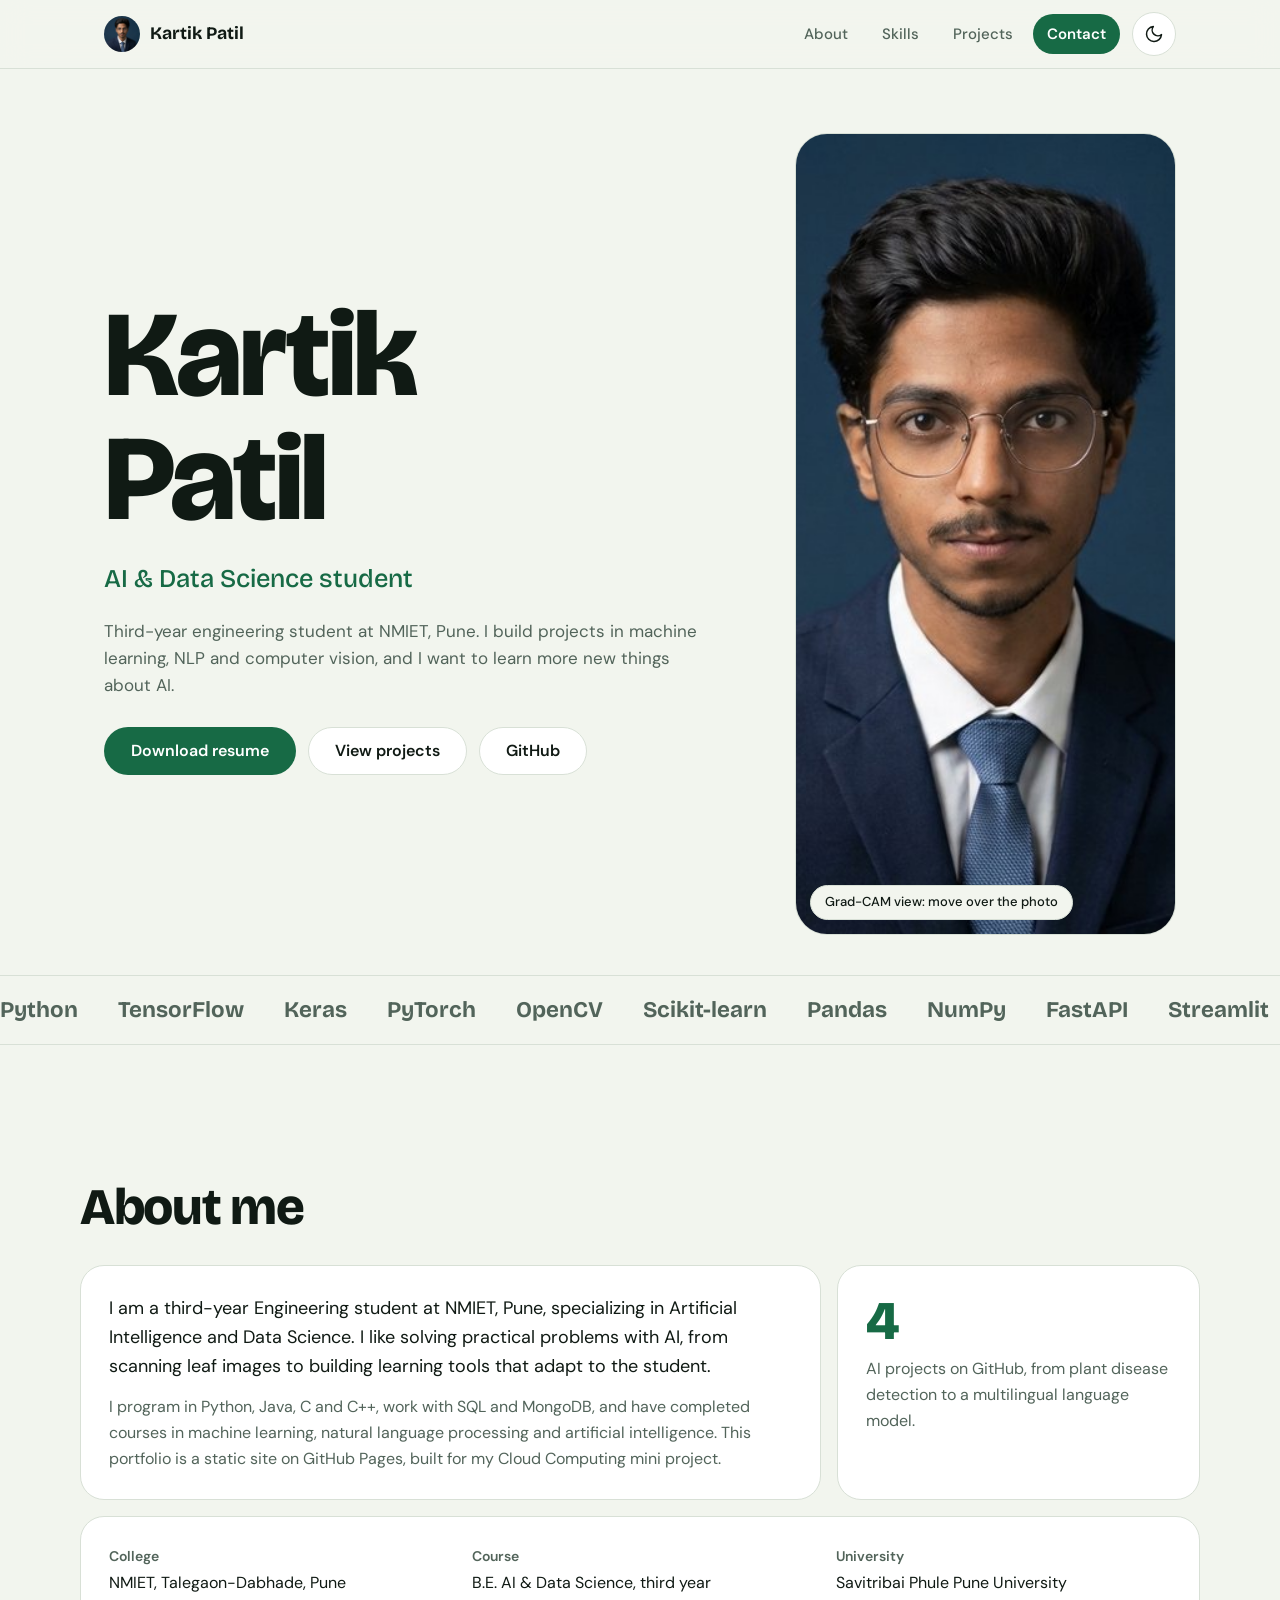
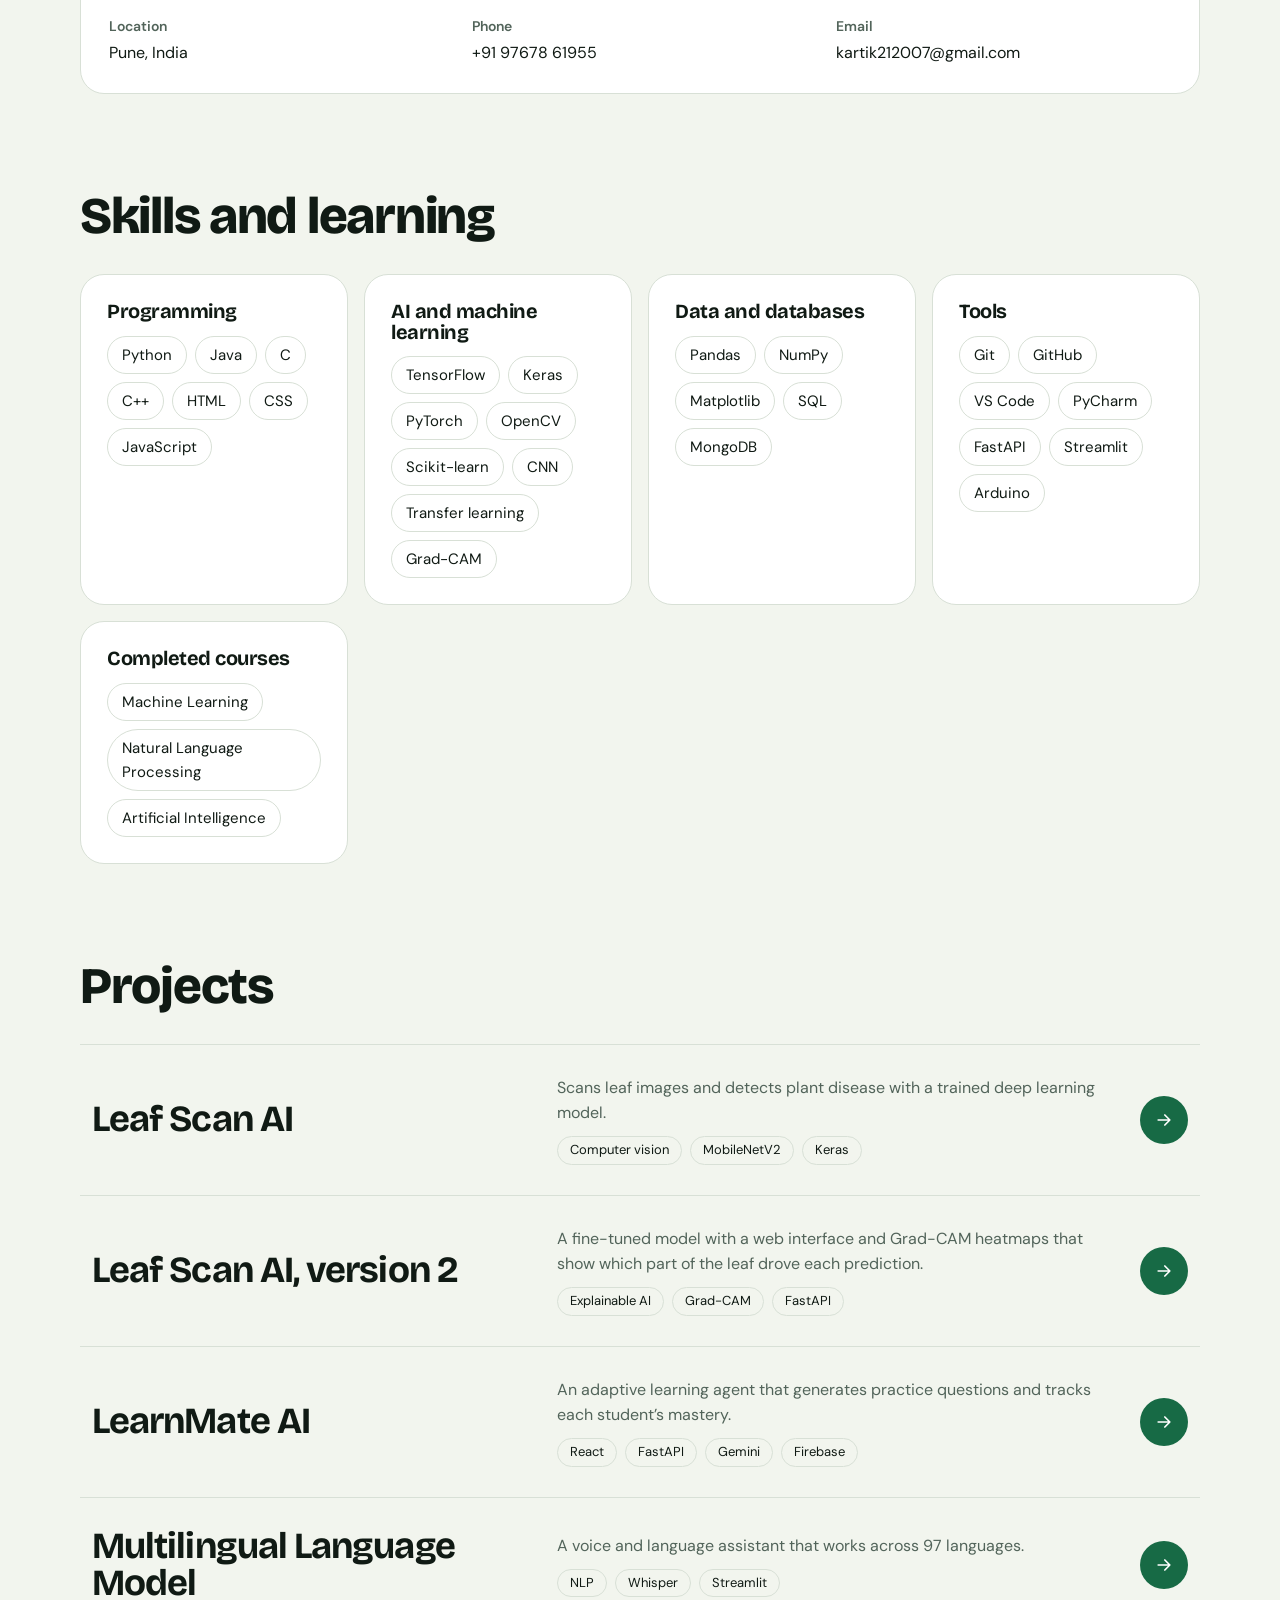
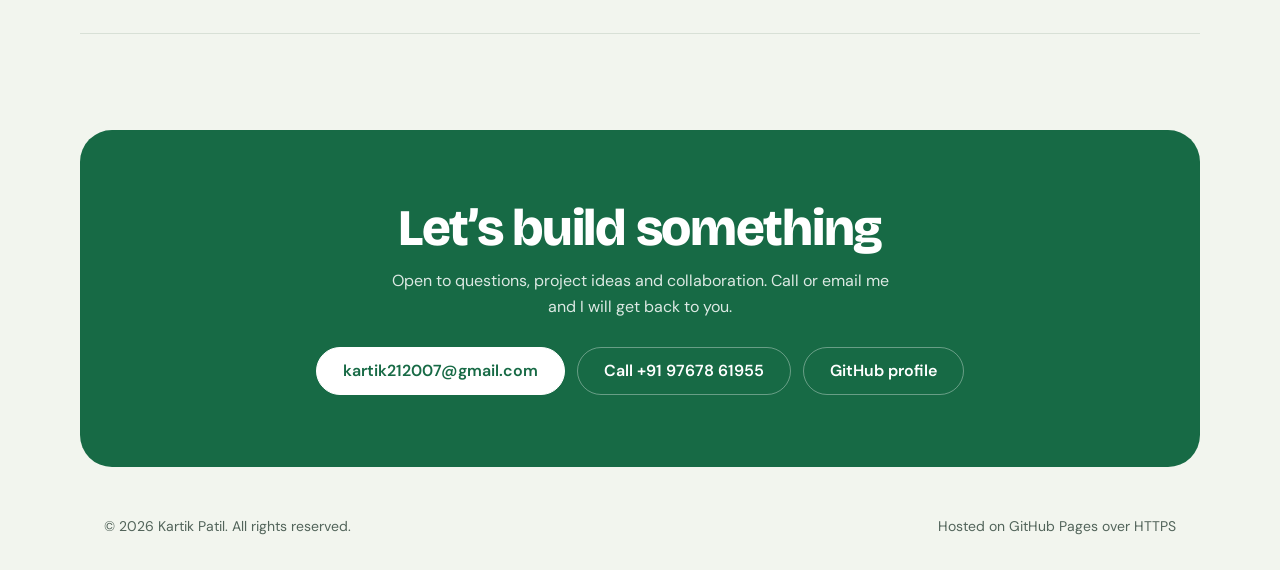
<file: index.html>
<!DOCTYPE html>
<html lang="en">
<head>
<meta charset="UTF-8">
<meta name="viewport" content="width=device-width, initial-scale=1">
<title>Kartik Patil | AI &amp; Data Science Portfolio</title>
<meta name="description" content="Kartik Patil, third-year AI & Data Science engineering student at NMIET, Pune. Projects in machine learning, NLP and explainable AI.">
<link rel="icon" href="profile.jpg">
<link rel="preconnect" href="https://fonts.googleapis.com">
<link rel="preconnect" href="https://fonts.gstatic.com" crossorigin>
<link href="https://fonts.googleapis.com/css2?family=Bricolage+Grotesque:opsz,wght@12..96,500;12..96,700;12..96,800&family=DM+Sans:wght@400;500;600&display=swap" rel="stylesheet">
<script>
(function(){var t;try{t=localStorage.getItem('theme')}catch(e){}
if(!t)t=matchMedia('(prefers-color-scheme: light)').matches?'light':'dark';
document.documentElement.dataset.theme=t})();
</script>
<style>
:root{
  --bg:#0d1311;--panel:#141c19;--line:#25322d;--text:#eef3ee;--muted:#9fb0a7;--accent:#8fe3ae;--ink:#0a1410;
  --display:"Bricolage Grotesque","Segoe UI",system-ui,sans-serif;--body:"DM Sans","Segoe UI",system-ui,sans-serif;
  --out:cubic-bezier(.16,1,.3,1);
}
[data-theme="light"]{--bg:#f2f5ee;--panel:#fff;--line:#d8e0d6;--text:#101a14;--muted:#52645a;--accent:#176a45;--ink:#fff}
*{box-sizing:border-box}
html{scroll-behavior:smooth;scroll-padding-top:88px}
body{margin:0;font-family:var(--body);line-height:1.6;background:var(--bg);color:var(--text);overflow-x:hidden}
a{color:inherit}
:focus-visible{outline:3px solid var(--accent);outline-offset:3px;border-radius:8px}
.wrap{max-width:1120px;margin:0 auto;padding:0 24px}
h1,h2,h3{font-family:var(--display);margin:0;line-height:1.02;letter-spacing:-.025em}
h2{font-size:clamp(2rem,5vw,3.2rem);font-weight:800;margin-bottom:32px}
.box{background:var(--panel);border:1px solid var(--line);border-radius:24px}

/* nav */
.nav{position:sticky;top:0;z-index:20;background:color-mix(in srgb,var(--bg) 85%,transparent);backdrop-filter:blur(14px);-webkit-backdrop-filter:blur(14px);border-bottom:1px solid var(--line)}
.nav-in{display:flex;align-items:center;justify-content:space-between;height:68px}
.brand{display:flex;align-items:center;gap:10px;text-decoration:none;font-family:var(--display);font-weight:700;font-size:1.1rem}
.brand img{width:36px;height:36px;border-radius:50%;object-fit:cover;object-position:center 20%}
.links{display:flex;gap:6px;align-items:center}
.links a{padding:8px 14px;border-radius:999px;text-decoration:none;color:var(--muted);font-size:.9375rem;font-weight:500;transition:color .15s,background .15s}
.links a:hover,.links a.on{color:var(--text);background:var(--panel)}
.links .pill{background:var(--accent);color:var(--ink);font-weight:600}
.links .pill:hover{background:var(--accent);color:var(--ink);opacity:.9}
.ib{width:44px;height:44px;display:grid;place-items:center;border-radius:50%;border:1px solid var(--line);background:var(--panel);color:var(--text);cursor:pointer;margin-left:6px}
.ib svg{width:20px;height:20px;fill:none;stroke:currentColor;stroke-width:1.8;stroke-linecap:round;stroke-linejoin:round}
.sun{display:none}[data-theme="dark"] .sun{display:block}[data-theme="dark"] .moon{display:none}

/* hero */
.hero{padding:64px 0 40px}
.hero-in{display:grid;grid-template-columns:1.25fr .75fr;gap:56px;align-items:center}
.hero h1{font-size:clamp(3.4rem,10.5vw,7.6rem);font-weight:800}
.hero .role{font-family:var(--display);font-weight:500;font-size:clamp(1.15rem,2.4vw,1.6rem);color:var(--accent);margin:18px 0 18px}
.lead{max-width:50ch;color:var(--muted);font-size:1.0625rem;margin:0 0 28px}
.btns{display:flex;gap:12px;flex-wrap:wrap}
.btn{display:inline-flex;align-items:center;min-height:48px;padding:0 26px;border-radius:999px;font-weight:600;text-decoration:none;border:1px solid var(--line);background:var(--panel);transition:transform .15s var(--out),border-color .15s}
.btn:hover{transform:translateY(-2px);border-color:var(--accent)}
.btn.primary{background:var(--accent);color:var(--ink);border-color:transparent}
.cam{position:relative;border-radius:32px;overflow:hidden;border:1px solid var(--line);touch-action:pan-y;--x:50%;--y:40%}
.cam img{display:block;width:100%;aspect-ratio:4/5;object-fit:cover;object-position:center 12%}
.cam::after{content:"";position:absolute;inset:0;opacity:0;transition:opacity .3s;pointer-events:none;mix-blend-mode:hard-light;
  background:radial-gradient(circle at var(--x) var(--y),#ff2a00 0,#ffb800 11%,#3ddc84 24%,#2a6cff 40%,transparent 60%)}
.cam:hover::after,.cam.on::after{opacity:.75}
.cap{position:absolute;left:14px;bottom:14px;padding:6px 14px;border-radius:999px;font-size:.8125rem;font-weight:500;background:var(--bg);border:1px solid var(--line)}

/* marquee */
.band{border-block:1px solid var(--line);overflow:hidden;margin-top:40px}
.track{display:flex;gap:40px;width:max-content;padding:16px 0;animation:slide 38s linear infinite;font-family:var(--display);font-weight:700;font-size:1.4rem;color:var(--muted)}
.track span{white-space:nowrap}
@keyframes slide{to{transform:translateX(-50%)}}

section.block{padding:96px 0 0}

/* about bento */
.bento{display:grid;grid-template-columns:repeat(6,1fr);gap:16px}
.b{padding:28px}
.b.story{grid-column:span 4}.b.stat{grid-column:span 2}.b.facts{grid-column:span 6}
.b p{margin:0 0 14px;max-width:62ch;color:var(--muted)}.b p:last-child{margin:0}
.b p:first-child{color:var(--text);font-size:1.125rem}
.num{font-family:var(--display);font-weight:800;font-size:3.4rem;line-height:1;color:var(--accent);margin-bottom:8px}
.stat span{color:var(--muted)}
.facts dl{display:grid;grid-template-columns:repeat(3,1fr);gap:20px 28px;margin:0}
.facts dt{font-weight:600;font-size:.875rem;color:var(--muted)}.facts dd{margin:2px 0 0}
.facts a{text-decoration:none}.facts a:hover{color:var(--accent)}

/* skills */
.sk{display:grid;grid-template-columns:repeat(auto-fit,minmax(250px,1fr));gap:16px}
.sk .box{padding:26px}
.sk h3{font-size:1.25rem;margin-bottom:14px}
.chips{list-style:none;margin:0;padding:0;display:flex;flex-wrap:wrap;gap:8px}
.chips li{padding:6px 14px;border-radius:999px;border:1px solid var(--line);font-size:.9375rem}

/* projects */
.list{border-top:1px solid var(--line)}
.row{display:grid;grid-template-columns:1.1fr 1.4fr auto;gap:12px 32px;align-items:center;padding:30px 12px;border-bottom:1px solid var(--line);text-decoration:none;transition:background .2s,padding .25s var(--out)}
.row:hover{background:var(--panel);padding-left:24px}
.row h3{font-size:clamp(1.5rem,3.4vw,2.3rem);font-weight:700}
.row p{margin:0 0 10px;color:var(--muted)}
.tags{display:flex;gap:8px;flex-wrap:wrap}
.tags span{padding:3px 12px;border-radius:999px;border:1px solid var(--line);font-size:.8125rem}
.go{width:48px;height:48px;border-radius:50%;display:grid;place-items:center;background:var(--accent);color:var(--ink);transition:transform .25s var(--out)}
.go svg{width:20px;height:20px;fill:none;stroke:currentColor;stroke-width:2;stroke-linecap:round;stroke-linejoin:round}
.row:hover .go{transform:rotate(-45deg)}

/* contact */
.cta{padding:clamp(32px,6vw,72px);text-align:center;background:var(--accent);color:var(--ink);border-radius:32px}
.cta h2{margin-bottom:14px}
.cta p{margin:0 auto 28px;max-width:46ch;opacity:.85}
.cta .btns{justify-content:center}
.cta .btn{background:transparent;color:var(--ink);border-color:color-mix(in srgb,var(--ink) 35%,transparent)}
.cta .btn.dark{background:var(--ink);color:var(--accent);border-color:var(--ink)}
footer{padding:48px 0 32px;color:var(--muted);font-size:.875rem}
.foot{display:flex;justify-content:space-between;flex-wrap:wrap;gap:8px}

/* one page-load sequence */
.js .in{opacity:0;transform:translateY(14px);animation:up .7s var(--out) forwards;animation-delay:calc(var(--i,0)*90ms)}
@keyframes up{to{opacity:1;transform:none}}

@media (max-width:860px){
  .hero-in{grid-template-columns:1fr}.cam{max-width:340px}
  .links a:not(.pill){display:none}
  .b.story,.b.stat{grid-column:span 6}.facts dl{grid-template-columns:1fr 1fr}
  .row{grid-template-columns:1fr auto}.row .d{grid-column:1/-1;grid-row:2}
}
@media (prefers-reduced-motion:reduce){
  html{scroll-behavior:auto}
  *{animation:none!important;transition:none!important}
  .js .in{opacity:1;transform:none}
}
</style>
</head>
<body>
<header class="nav">
  <div class="wrap nav-in">
    <a class="brand" href="#home"><img src="profile.jpg" alt="">Kartik Patil</a>
    <nav class="links" aria-label="Main">
      <a href="#about">About</a><a href="#skills">Skills</a><a href="#projects">Projects</a><a class="pill" href="#contact">Contact</a>
      <button class="ib" id="theme" type="button" aria-label="Switch to light theme">
        <svg class="sun" viewBox="0 0 24 24"><circle cx="12" cy="12" r="4"/><path d="M12 2v2M12 20v2M4.9 4.9l1.4 1.4M17.7 17.7l1.4 1.4M2 12h2M20 12h2M4.9 19.1l1.4-1.4M17.7 6.3l1.4-1.4"/></svg>
        <svg class="moon" viewBox="0 0 24 24"><path d="M21 12.8A9 9 0 1111.2 3a7 7 0 009.8 9.8z"/></svg>
      </button>
    </nav>
  </div>
</header>

<main>
  <section id="home" class="hero">
    <div class="wrap hero-in">
      <div>
        <h1 class="in">Kartik<br>Patil</h1>
        <p class="role in" style="--i:1">AI &amp; Data Science student</p>
        <p class="lead in" style="--i:2">Third-year engineering student at NMIET, Pune. I build projects in machine learning, NLP and computer vision, and I want to learn more new things about AI.</p>
        <div class="btns in" style="--i:3">
          <a class="btn primary" href="resume.pdf" download>Download resume</a>
          <a class="btn" href="#projects">View projects</a>
          <a class="btn" href="https://github.com/KartikPatil4672">GitHub</a>
        </div>
      </div>
      <div class="cam in" id="cam" style="--i:2">
        <img src="profile.jpg" width="640" height="800" alt="Kartik Patil">
        <span class="cap">Grad-CAM view: move over the photo</span>
      </div>
    </div>
    <div class="band" aria-hidden="true">
      <div class="track">
        <span>Python</span><span>TensorFlow</span><span>Keras</span><span>PyTorch</span><span>OpenCV</span><span>Scikit-learn</span><span>Pandas</span><span>NumPy</span><span>FastAPI</span><span>Streamlit</span><span>SQL</span><span>MongoDB</span>
        <span>Python</span><span>TensorFlow</span><span>Keras</span><span>PyTorch</span><span>OpenCV</span><span>Scikit-learn</span><span>Pandas</span><span>NumPy</span><span>FastAPI</span><span>Streamlit</span><span>SQL</span><span>MongoDB</span>
      </div>
    </div>
  </section>

  <section id="about" class="wrap block">
    <h2>About me</h2>
    <div class="bento">
      <div class="box b story">
        <p>I am a third-year Engineering student at NMIET, Pune, specializing in Artificial Intelligence and Data Science. I like solving practical problems with AI, from scanning leaf images to building learning tools that adapt to the student.</p>
        <p>I program in Python, Java, C and C++, work with SQL and MongoDB, and have completed courses in machine learning, natural language processing and artificial intelligence. This portfolio is a static site on GitHub Pages, built for my Cloud Computing mini project.</p>
      </div>
      <div class="box b stat"><div class="num">4</div><span>AI projects on GitHub, from plant disease detection to a multilingual language model.</span></div>
      <div class="box b facts">
        <dl>
          <div><dt>College</dt><dd>NMIET, Talegaon-Dabhade, Pune</dd></div>
          <div><dt>Course</dt><dd>B.E. AI &amp; Data Science, third year</dd></div>
          <div><dt>University</dt><dd>Savitribai Phule Pune University</dd></div>
          <div><dt>Location</dt><dd>Pune, India</dd></div>
          <div><dt>Phone</dt><dd><a href="tel:+919767861955">+91 97678 61955</a></dd></div>
          <div><dt>Email</dt><dd><a href="mailto:kartik212007@gmail.com">kartik212007@gmail.com</a></dd></div>
        </dl>
      </div>
    </div>
  </section>

  <section id="skills" class="wrap block">
    <h2>Skills and learning</h2>
    <div class="sk">
      <div class="box"><h3>Programming</h3><ul class="chips"><li>Python</li><li>Java</li><li>C</li><li>C++</li><li>HTML</li><li>CSS</li><li>JavaScript</li></ul></div>
      <div class="box"><h3>AI and machine learning</h3><ul class="chips"><li>TensorFlow</li><li>Keras</li><li>PyTorch</li><li>OpenCV</li><li>Scikit-learn</li><li>CNN</li><li>Transfer learning</li><li>Grad-CAM</li></ul></div>
      <div class="box"><h3>Data and databases</h3><ul class="chips"><li>Pandas</li><li>NumPy</li><li>Matplotlib</li><li>SQL</li><li>MongoDB</li></ul></div>
      <div class="box"><h3>Tools</h3><ul class="chips"><li>Git</li><li>GitHub</li><li>VS Code</li><li>PyCharm</li><li>FastAPI</li><li>Streamlit</li><li>Arduino</li></ul></div>
      <div class="box"><h3>Completed courses</h3><ul class="chips"><li>Machine Learning</li><li>Natural Language Processing</li><li>Artificial Intelligence</li></ul></div>
    </div>
  </section>

  <section id="projects" class="wrap block">
    <h2>Projects</h2>
    <div class="list">
      <a class="row" href="https://github.com/KartikPatil4672/Leaf_Scan_AI">
        <h3>Leaf Scan AI</h3>
        <div class="d"><p>Scans leaf images and detects plant disease with a trained deep learning model.</p><div class="tags"><span>Computer vision</span><span>MobileNetV2</span><span>Keras</span></div></div>
        <span class="go"><svg viewBox="0 0 24 24"><path d="M5 12h14M13 6l6 6-6 6"/></svg></span>
      </a>
      <a class="row" href="https://github.com/KartikPatil4672">
        <h3>Leaf Scan AI, version 2</h3>
        <div class="d"><p>A fine-tuned model with a web interface and Grad-CAM heatmaps that show which part of the leaf drove each prediction.</p><div class="tags"><span>Explainable AI</span><span>Grad-CAM</span><span>FastAPI</span></div></div>
        <span class="go"><svg viewBox="0 0 24 24"><path d="M5 12h14M13 6l6 6-6 6"/></svg></span>
      </a>
      <a class="row" href="https://github.com/KartikPatil4672/LearnMate-AI">
        <h3>LearnMate AI</h3>
        <div class="d"><p>An adaptive learning agent that generates practice questions and tracks each student’s mastery.</p><div class="tags"><span>React</span><span>FastAPI</span><span>Gemini</span><span>Firebase</span></div></div>
        <span class="go"><svg viewBox="0 0 24 24"><path d="M5 12h14M13 6l6 6-6 6"/></svg></span>
      </a>
      <a class="row" href="https://github.com/KartikPatil4672/Multilingual_Language_Model">
        <h3>Multilingual Language Model</h3>
        <div class="d"><p>A voice and language assistant that works across 97 languages.</p><div class="tags"><span>NLP</span><span>Whisper</span><span>Streamlit</span></div></div>
        <span class="go"><svg viewBox="0 0 24 24"><path d="M5 12h14M13 6l6 6-6 6"/></svg></span>
      </a>
    </div>
  </section>

  <section id="contact" class="wrap block">
    <div class="cta">
      <h2>Let’s build something</h2>
      <p>Open to questions, project ideas and collaboration. Call or email me and I will get back to you.</p>
      <div class="btns">
        <a class="btn dark" href="mailto:kartik212007@gmail.com">kartik212007@gmail.com</a>
        <a class="btn" href="tel:+919767861955">Call +91 97678 61955</a>
        <a class="btn" href="https://github.com/KartikPatil4672">GitHub profile</a>
      </div>
    </div>
  </section>
</main>

<footer>
  <div class="wrap foot"><span>&copy; 2026 Kartik Patil. All rights reserved.</span><span>Hosted on GitHub Pages over HTTPS</span></div>
</footer>

<script>
(function(){
var $=function(s){return document.querySelector(s)},$$=function(s){return Array.prototype.slice.call(document.querySelectorAll(s))};
var root=document.documentElement;root.classList.add('js');

/* theme */
var tb=$('#theme');
function setTheme(t){root.dataset.theme=t;tb.setAttribute('aria-label','Switch to '+(t==='dark'?'light':'dark')+' theme')}
tb.onclick=function(){var t=root.dataset.theme==='dark'?'light':'dark';setTheme(t);try{localStorage.setItem('theme',t)}catch(e){}};
setTheme(root.dataset.theme||'dark');

/* active nav link */
var links=$$('.links a[href^="#"]:not(.pill)');
var spy=new IntersectionObserver(function(es){es.forEach(function(e){if(e.isIntersecting)links.forEach(function(a){a.classList.toggle('on',a.getAttribute('href')==='#'+e.target.id)})})},{rootMargin:'-40% 0px -55% 0px'});
$$('main section[id]').forEach(function(s){spy.observe(s)});

/* Grad-CAM style heatmap that follows the pointer */
var cam=$('#cam');
function move(e){var r=cam.getBoundingClientRect();cam.style.setProperty('--x',((e.clientX-r.left)/r.width*100)+'%');cam.style.setProperty('--y',((e.clientY-r.top)/r.height*100)+'%');cam.classList.add('on')}
cam.addEventListener('pointermove',move);
cam.addEventListener('pointerleave',function(){cam.classList.remove('on')});
})();
</script>
</body>
</html>
</file>
